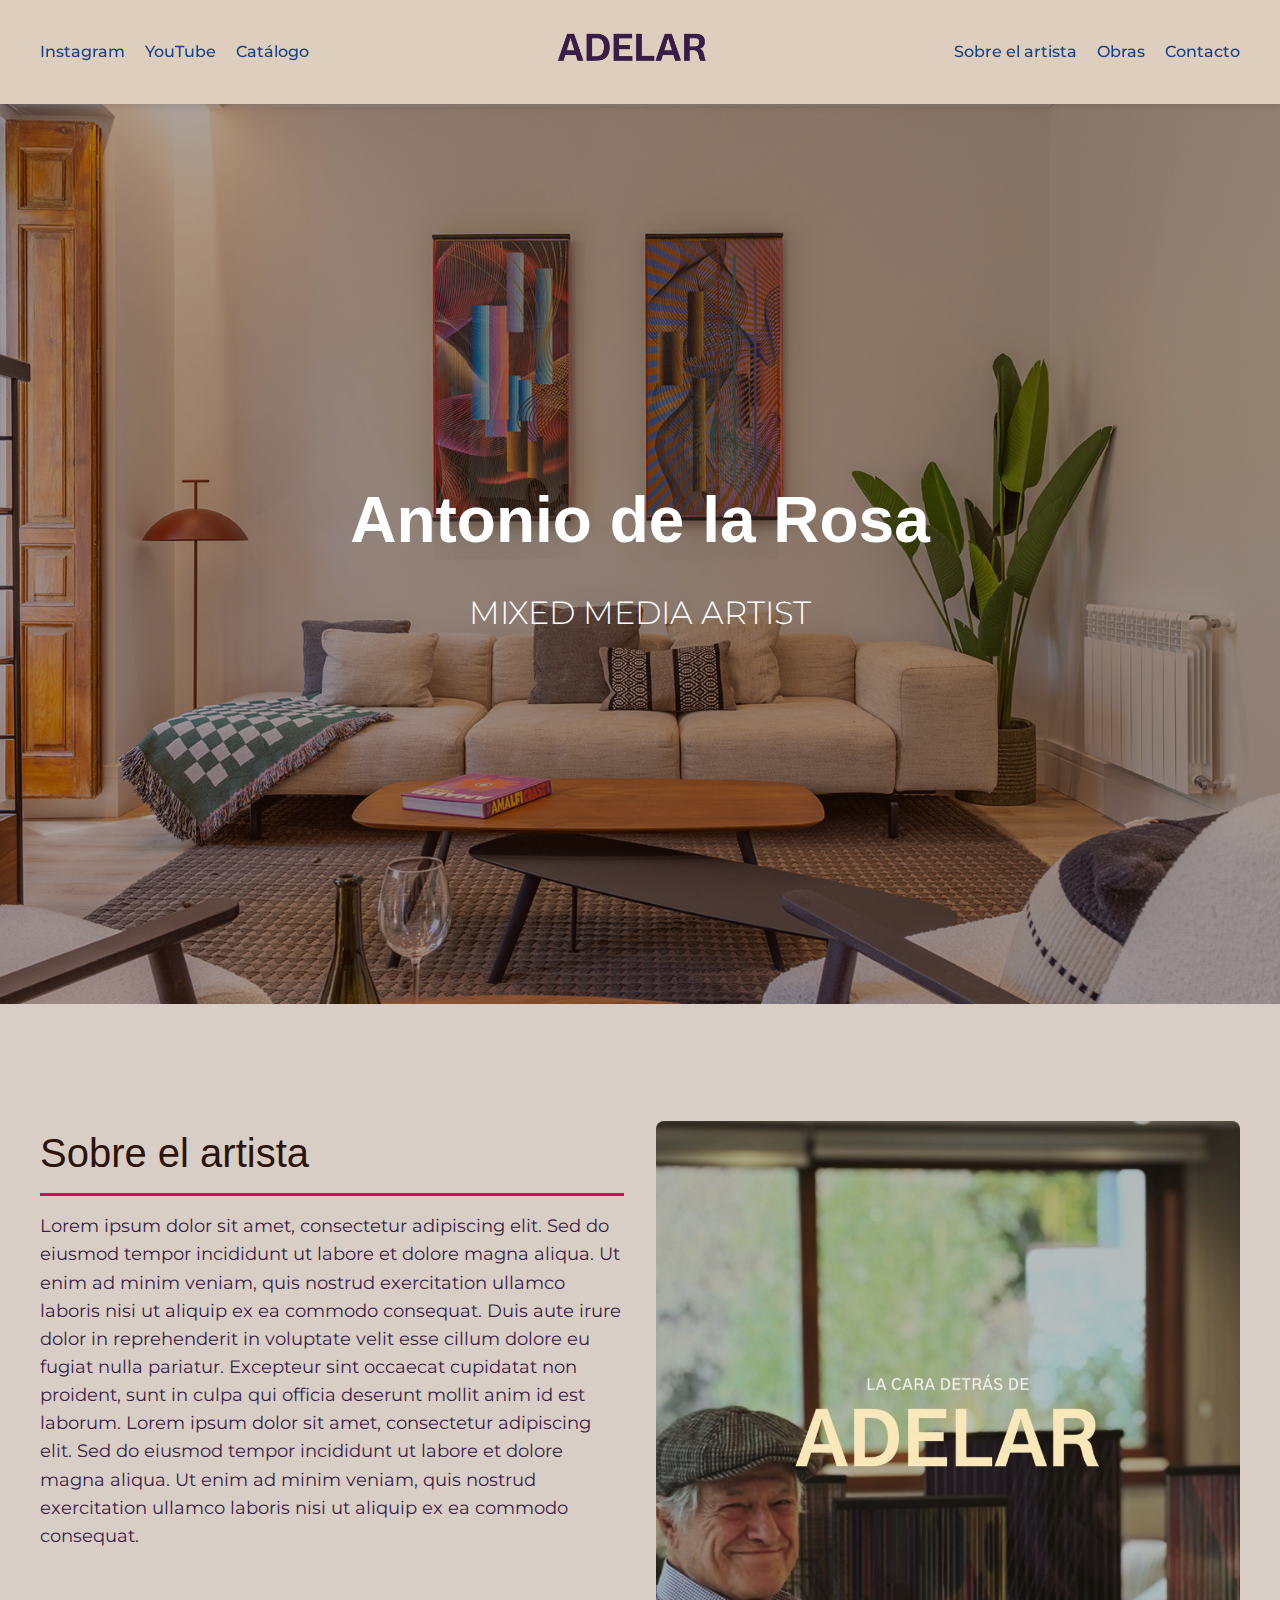
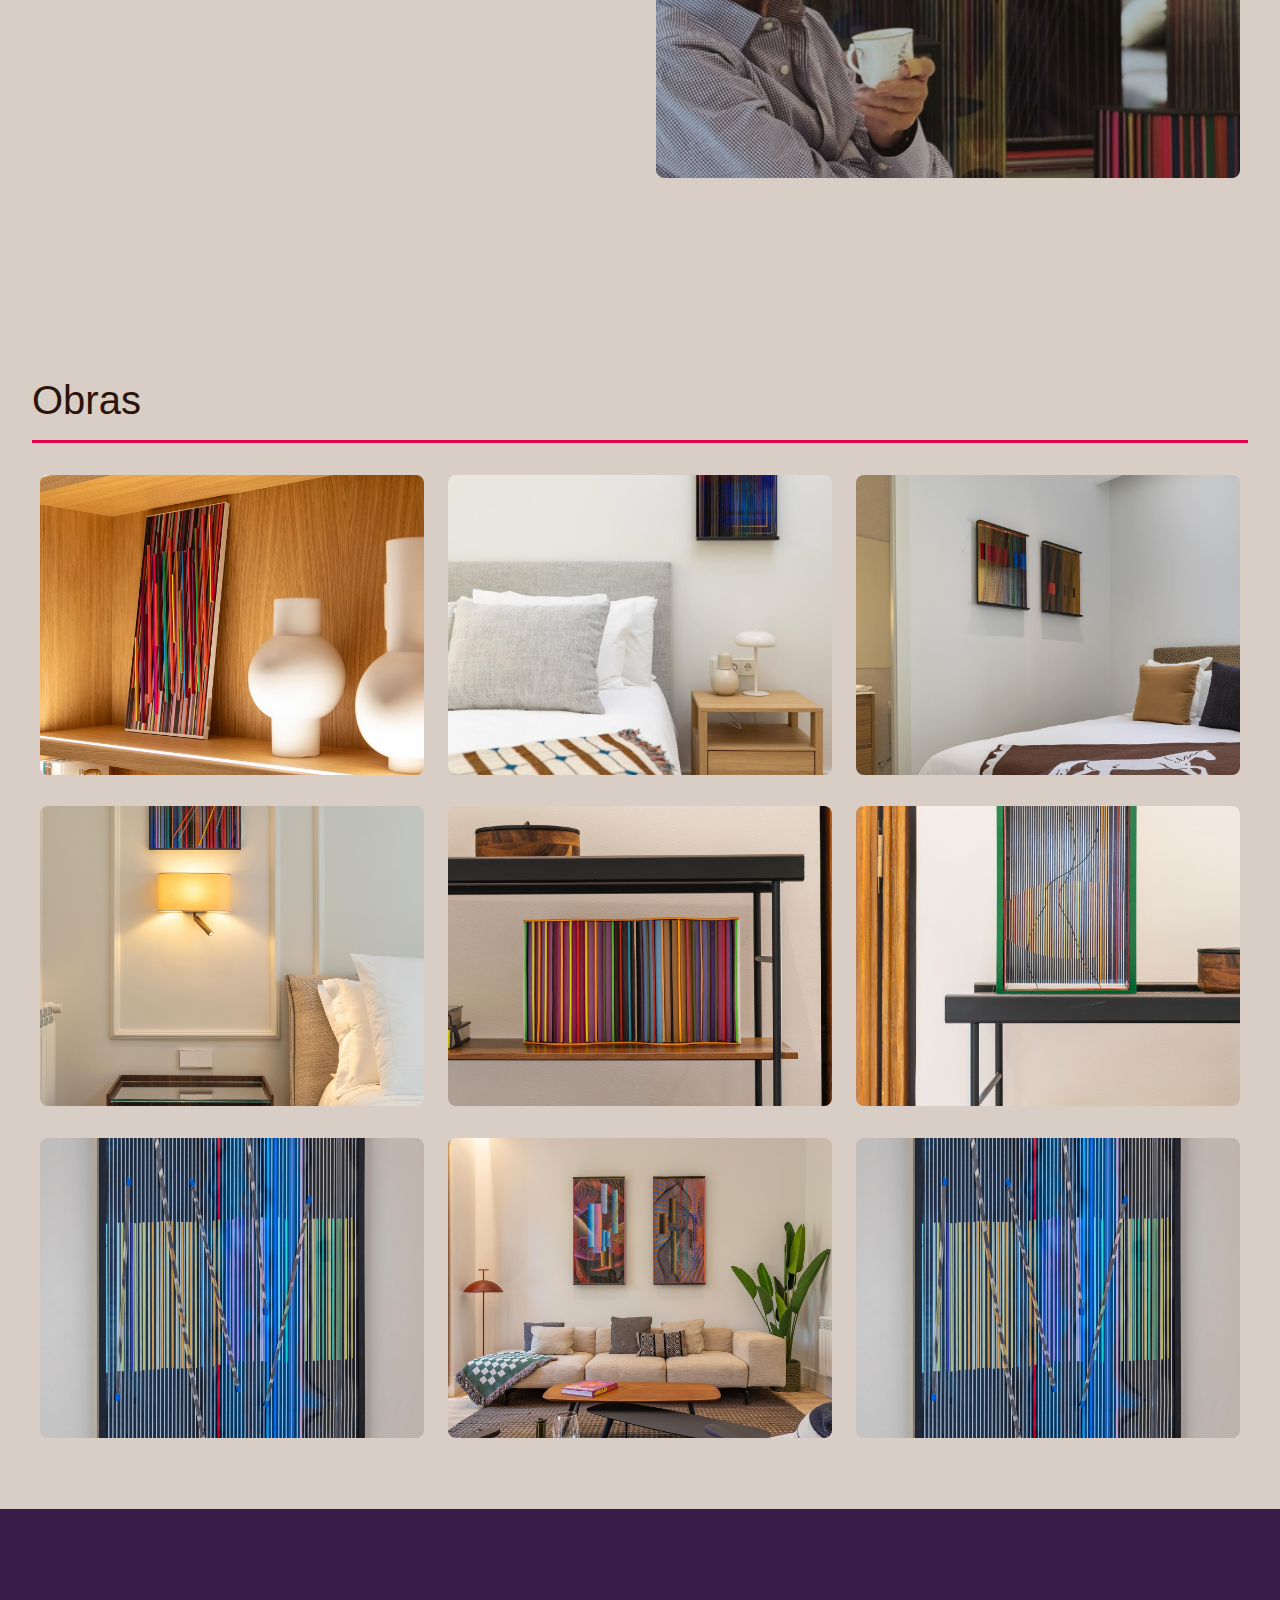
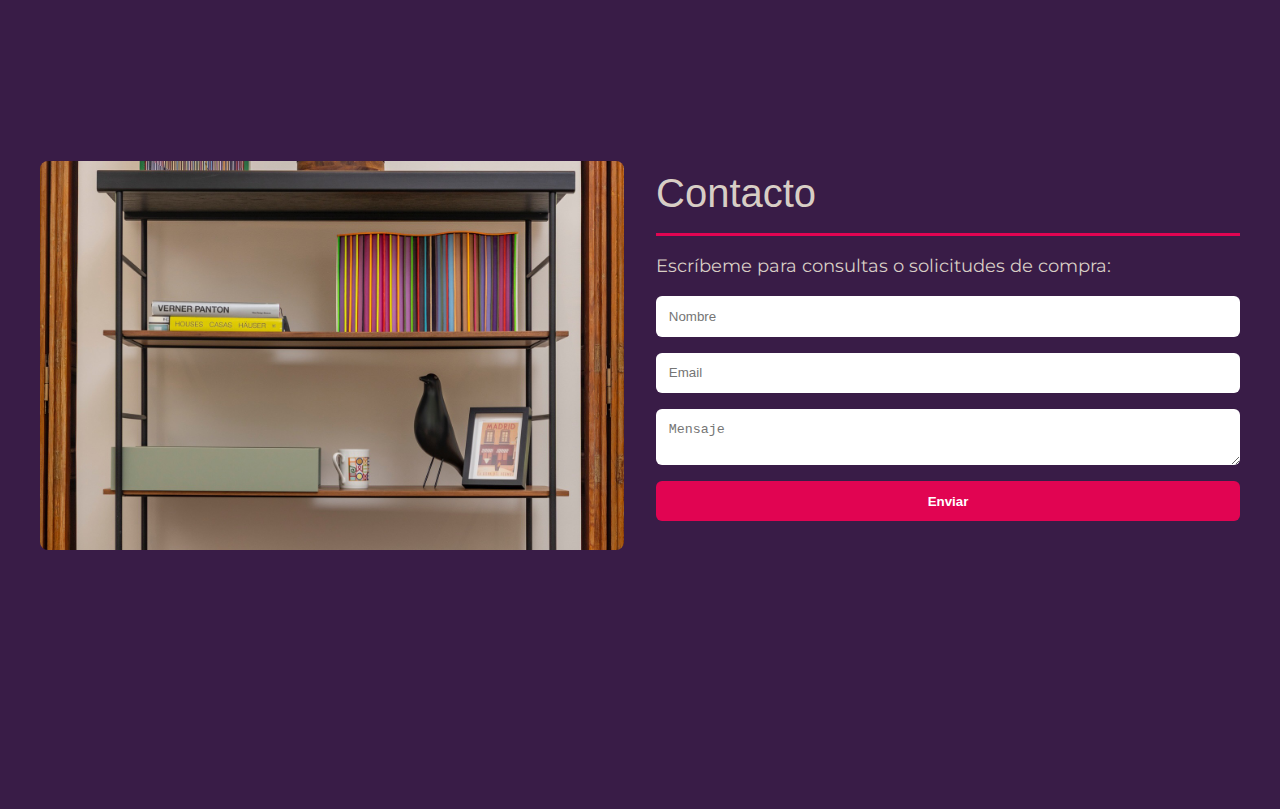
<file: index.html>
<!DOCTYPE html>
<html lang="es">
<head>
  <meta charset="UTF-8">
  <meta name="viewport" content="width=device-width, initial-scale=1.0">
  <title>ADELAR</title>
  <link href="https://fonts.googleapis.com/css2?family=Montserrat:wght@300;400&display=swap" rel="stylesheet">
  <link rel="stylesheet" href="css/style.css">
  <link rel="icon" type="image/png" href="img/AdlR_Icono.png">
</head>
<body>
  <!-- Menú sticky -->
  <header>
    <nav class="menu">
      <div class="menu-left">
        <a href="https://www.instagram.com/adelar.art/" target="_blank">Instagram</a>
        <a href="https://www.youtube.com/watch?v=8qjGv0QuRpQ" target="_blank">YouTube</a>
        <a href="https://www.saatchiart.com/account/profile/2655027" target="_blank">Catálogo</a>
      </div>
      <div class="menu-center">
        <img src="img/ADELAR-Logo.png" alt="ADELAR Logo">
      </div>
      <div class="menu-right">
        <a href="#sobre-artista">Sobre el artista</a>
        <a href="#obras">Obras</a>
        <a href="#contacto">Contacto</a>
      </div>
    </nav>
  </header>

  <!-- Portada -->
  <section id="portada" class="portada">
    <div class="overlay"></div>
    <div class="portada-texto">
      <h1>Antonio de la Rosa</h1>
      <h2>MIXED MEDIA ARTIST</h2>
    </div>
  </section>

  <!-- Sobre el artista -->
  <section id="sobre-artista" class="sobre-artista">
    <div class="contenido">
      <div class="texto">
        <h2>Sobre el artista</h2>
        <div class="subrayado"></div>
        <p>
          Lorem ipsum dolor sit amet, consectetur adipiscing elit. Sed do eiusmod tempor incididunt ut labore et dolore magna aliqua.
          Ut enim ad minim veniam, quis nostrud exercitation ullamco laboris nisi ut aliquip ex ea commodo consequat. Duis aute irure dolor
          in reprehenderit in voluptate velit esse cillum dolore eu fugiat nulla pariatur. Excepteur sint occaecat cupidatat non proident,
          sunt in culpa qui officia deserunt mollit anim id est laborum. Lorem ipsum dolor sit amet, consectetur adipiscing elit. Sed do
          eiusmod tempor incididunt ut labore et dolore magna aliqua. Ut enim ad minim veniam, quis nostrud exercitation ullamco laboris
          nisi ut aliquip ex ea commodo consequat.
        </p>
      </div>
      <div class="imagen">
        <img src="img/placeholder-artist.png" alt="Foto del artista">
      </div>
    </div>
  </section>

  <!-- Obras -->
  <section id="obras" class="obras">
    <h2>Obras</h2>
    <div class="subrayado"></div>
    <div class="grid-obras">
      <a href="obra1.html"><img src="img/Serie Interactiva-1-1.jpg" alt="Obra 1"></a>
      <a href="obra2.html"><img src="img/Serie Interactiva-2-1.jpg" alt="Obra 2"></a>
      <a href="obra3.html"><img src="img/Serie Interactiva-3-1.jpg" alt="Obra 3"></a>
      <a href="obra4.html"><img src="img/Serie Interactiva-4-1.jpg" alt="Obra 4"></a>
      <a href="obra5.html"><img src="img/Serie Interactiva-5-1.jpg" alt="Obra 5"></a>
      <a href="obra6.html"><img src="img/Serie Interactiva-6-1.jpg" alt="Obra 6"></a>
      <a href="obra7.html"><img src="img/Serie Interactiva-7-1.jpg" alt="Obra 7"></a>
      <a href="obra8.html"><img src="img/Serie Interactiva-8-1.jpg" alt="Obra 8"></a>
      <a href="obra9.html"><img src="img/Serie Interactiva-7-1.jpg" alt="Obra 9"></a>
    </div>
  </section>

  <!-- Contacto -->
  <section id="contacto" class="contacto">
    <div class="contenido">
      <div class="imagen">
        <img src="img/placeholder-contact.jpg" alt="Imagen de contacto">
      </div>
      <div class="texto">
        <h2>Contacto</h2>
        <div class="subrayado"></div>
        <p>Escríbeme para consultas o solicitudes de compra:</p>
        <form>
          <input type="text" placeholder="Nombre" required>
          <input type="email" placeholder="Email" required>
          <textarea placeholder="Mensaje" required></textarea>
          <button type="submit">Enviar</button>
        </form>
      </div>
    </div>
  </section>

  <script src="js/main.js"></script>
</body>
</html>
</file>
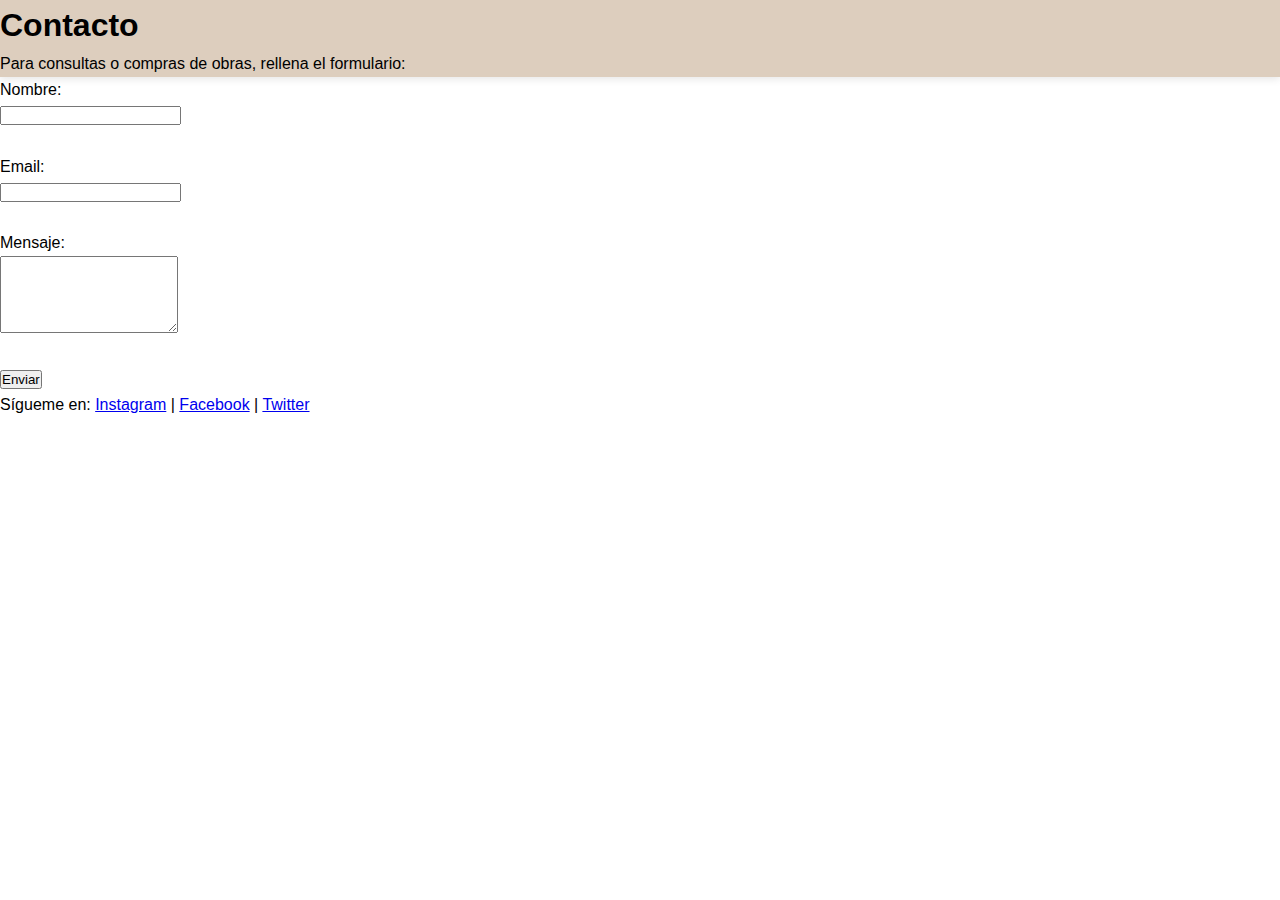
<file: contacto.html>
<!DOCTYPE html>
<html lang="es">
<head>
  <meta charset="UTF-8">
  <meta name="viewport" content="width=device-width, initial-scale=1.0">
  <title>Contacto - ADELAR Art</title>
  <link rel="stylesheet" href="css/style.css">
</head>
<body>
  <header>
    <h1>Contacto</h1>
    <p>Para consultas o compras de obras, rellena el formulario:</p>
  </header>

  <section>
    <form action="mailto:tuemail@ejemplo.com" method="POST" enctype="text/plain">
      <label for="nombre">Nombre:</label><br>
      <input type="text" id="nombre" name="nombre" required><br><br>

      <label for="email">Email:</label><br>
      <input type="email" id="email" name="email" required><br><br>

      <label for="mensaje">Mensaje:</label><br>
      <textarea id="mensaje" name="mensaje" rows="5" required></textarea><br><br>

      <button type="submit" class="btn">Enviar</button>
    </form>
  </section>

  <footer>
    <p>Sígueme en: 
      <a href="#" target="_blank">Instagram</a> | 
      <a href="#" target="_blank">Facebook</a> | 
      <a href="#" target="_blank">Twitter</a>
    </p>
  </footer>
</body>
</html>
</file>
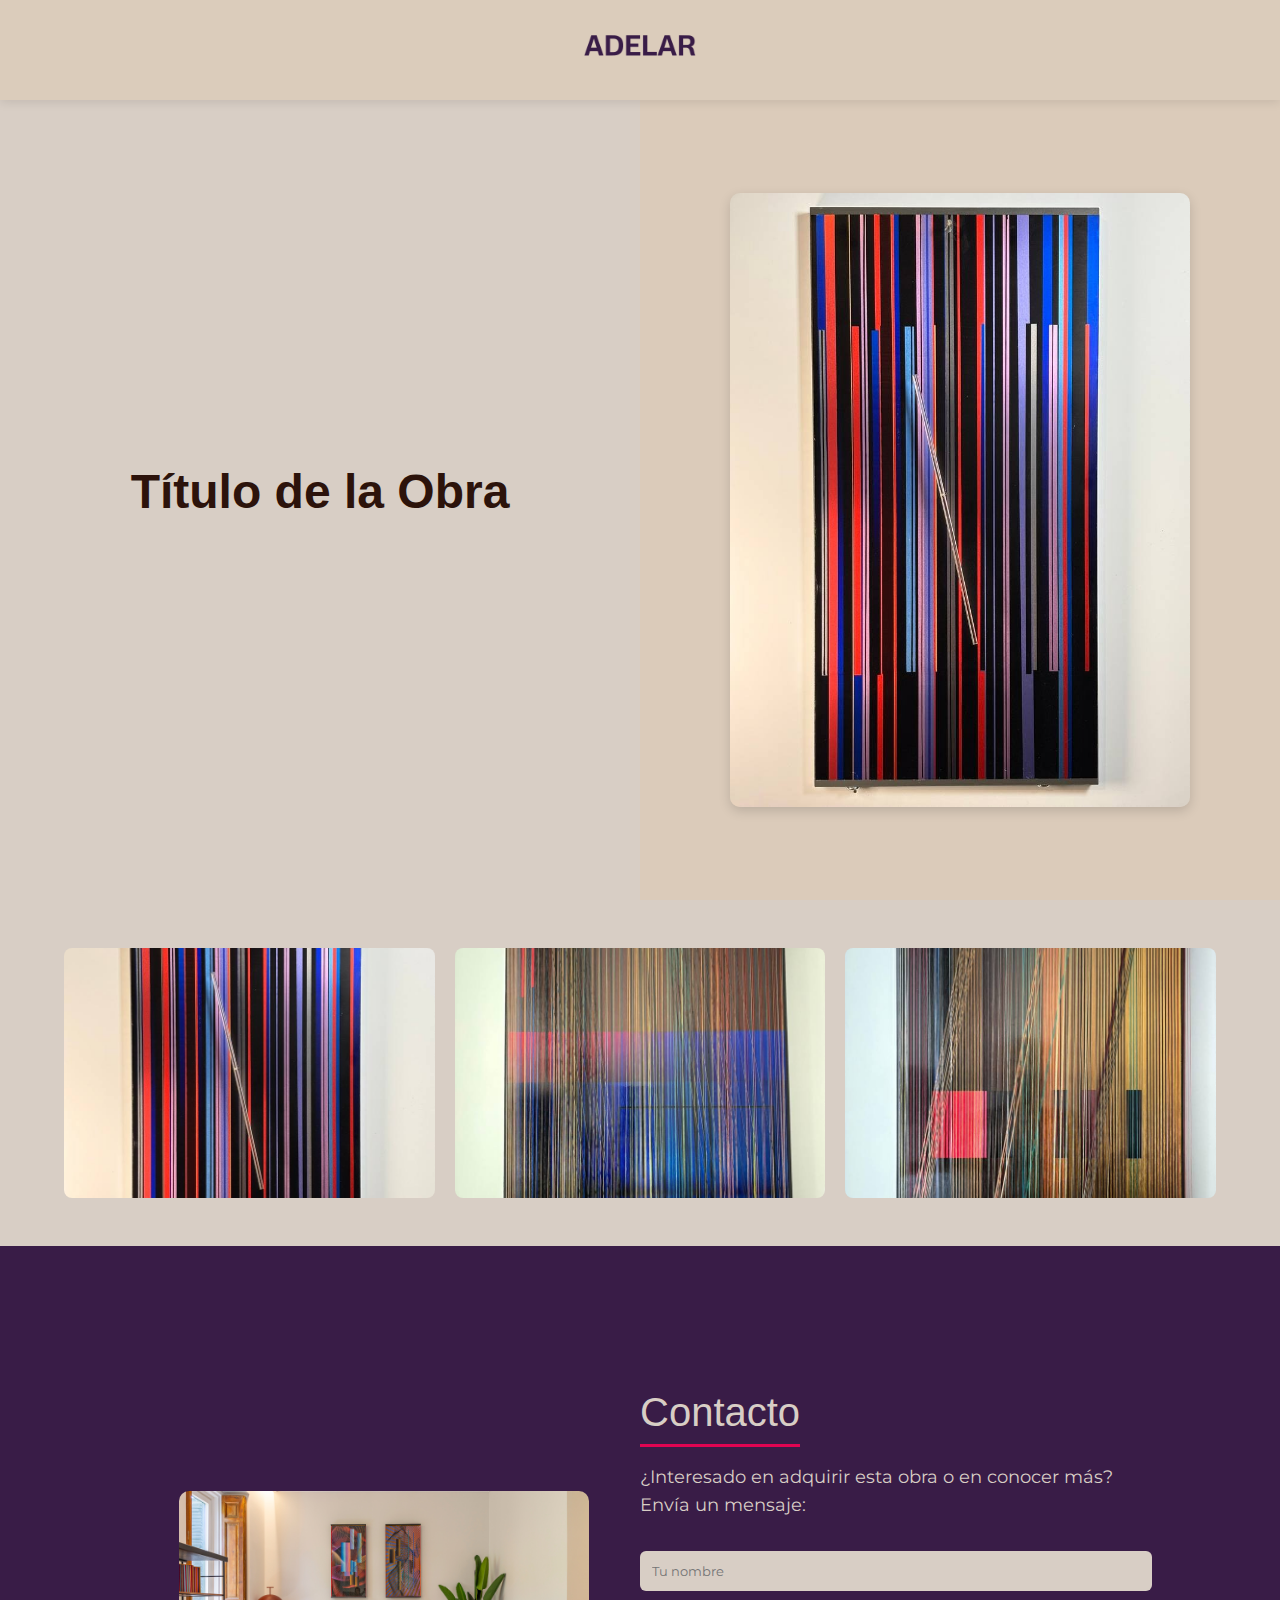
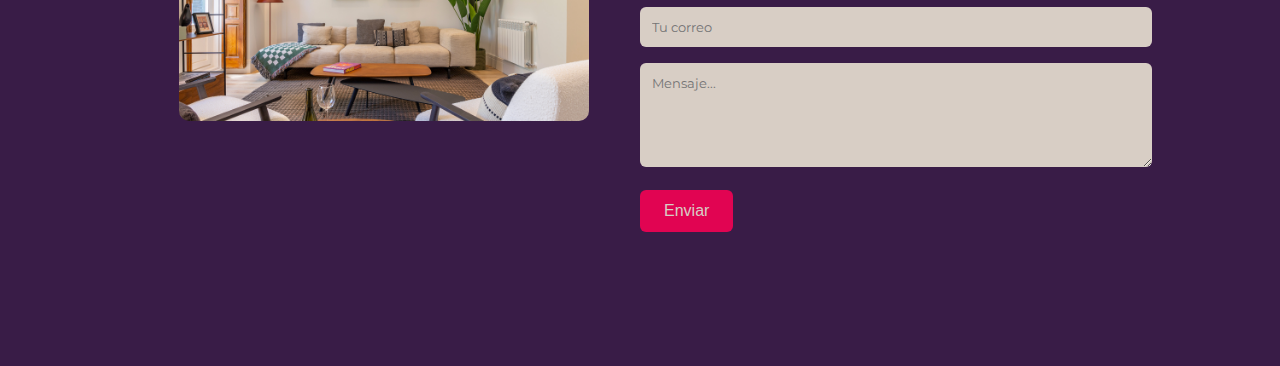
<file: obra1.html>
<!DOCTYPE html>

<html lang="es">
<head>
  <meta charset="UTF-8">
  <meta name="viewport" content="width=device-width, initial-scale=1.0">
  <title>Título de la Obra | ADELAR Art</title>
  <link rel="icon" type="image/png" href="img/favicon.png">
  <link href="https://fonts.googleapis.com/css2?family=Montserrat:wght@300;400&display=swap" rel="stylesheet">
  <link rel="stylesheet" href="css/style.css">
  <style>
    /* ===== Menú superior ===== */
    header {
      position: fixed;
      top: 0;
      left: 0;
      width: 100%;
      height: 100px;
      background-color: rgba(219, 203, 186, 0.95);
      display: flex;
      justify-content: center;
      align-items: center;
      z-index: 1000;
      box-shadow: 0 2px 10px rgba(0,0,0,0.1);
    }

    header img {
      height: 60px;
      cursor: pointer;
      transition: transform 0.3s ease;
    }

    header img:hover {
      transform: scale(1.05);
    }

    /* ===== Sección principal ===== */
    .obra-container {
      display: flex;
      height: 100vh;
      padding-top: 100px;
      background-color: #d8cec5;
    }

    .obra-texto {
      width: 50%;
      display: flex;
      justify-content: center;
      align-items: center;
      flex-direction: column;
      text-align: center;
      padding: 2rem;
    }

    .obra-texto h1 {
      font-family: 'Body Grotesque', sans-serif;
      font-size: 3rem;
      color: #2c130b;
      margin-bottom: 1rem;
    }

    .obra-imagen {
      width: 50%;
      display: flex;
      justify-content: center;
      align-items: center;
      background-color: #dbcbba;
      padding: 2rem;
    }

    .obra-imagen img {
      width: 80%;
      height: auto;
      border-radius: 10px;
      box-shadow: 0 4px 12px rgba(0,0,0,0.15);
    }

    /* ===== Galería secundaria ===== */
    .obra-galeria {
      background-color: #d8cec5;
      display: grid;
      grid-template-columns: repeat(3, 1fr);
      gap: 20px;
      padding: 3rem 5%;
      justify-items: center;
    }

    .obra-galeria img {
      width: 100%;
      max-width: 400px;
      height: 250px;
      object-fit: cover;
      border-radius: 8px;
      transition: transform 0.3s ease;
    }

    .obra-galeria img:hover {
      transform: scale(1.05);
    }

    /* ===== Contacto (reutilizado del main) ===== */
    .contacto-obra {
      background-color: #391c47;
      color: #d8cec5;
      display: flex;
      flex-direction: row-reverse;
      align-items: center;
      padding: 5rem 10%;
      height: 80vh;
    }

    .contacto-obra .texto {
      width: 50%;
    }

    .contacto-obra .texto h2 {
      font-family: 'Body Grotesque', sans-serif;
      font-size: 2.5rem;
      margin-bottom: 1rem;
      border-bottom: 3px solid #e10452;
      display: inline-block;
    }

    .contacto-obra .texto p {
      font-size: 1.1rem;
      margin-bottom: 2rem;
    }

    .contacto-obra form input,
    .contacto-obra form textarea {
      width: 100%;
      padding: 0.75rem;
      margin-bottom: 1rem;
      border: none;
      border-radius: 6px;
      background-color: #d8cec5;
      color: #391c47;
      font-family: 'Montserrat', sans-serif;
    }

    .contacto-obra form button {
      background-color: #e10452;
      color: #d8cec5;
      padding: 0.75rem 1.5rem;
      border: none;
      border-radius: 6px;
      font-size: 1rem;
      cursor: pointer;
      transition: background 0.3s ease;
    }

    .contacto-obra form button:hover {
      background-color: #c90345;
    }

    .contacto-obra .imagen {
      width: 50%;
      display: flex;
      justify-content: center;
      align-items: center;
    }

    .contacto-obra .imagen img {
      width: 80%;
      border-radius: 10px;
    }
  </style>
</head>

<body>
  <header>
    <a href="index.html"><img src="img/ADELAR-Logo.png" alt="ADELAR Logo"></a>
  </header>

  <section class="obra-container">
    <div class="obra-texto">
      <h1>Título de la Obra</h1>
    </div>
    <div class="obra-imagen">
      <img src="img/Obra1.jpg" alt="Obra Principal">
    </div>
  </section>

  <section class="obra-galeria">
    <img src="img/Obra1.jpg" alt="Detalle 1">
    <img src="img/Obra2.jpg" alt="Detalle 2">
    <img src="img/Obra3.jpg" alt="Detalle 3">
  </section>

  <section class="contacto-obra">
    <div class="texto">
      <h2>Contacto</h2>
      <p>¿Interesado en adquirir esta obra o en conocer más? Envía un mensaje:</p>
      <form action="mailto:adelar.art@gmail.com" method="post" enctype="text/plain">
        <input type="text" name="name" placeholder="Tu nombre">
        <input type="email" name="email" placeholder="Tu correo">
        <textarea name="message" rows="5" placeholder="Mensaje..."></textarea>
        <button type="submit">Enviar</button>
      </form>
    </div>
    <div class="imagen">
      <img src="img/Trafalgar.jpg" alt="Contacto Fondo">
    </div>
  </section>
</body>
</html>
</file>
<file: css/style.css>
/* Variables de color */
:root {
  --color-titulo: #2c130b;
  --color-subtitulo: #391c47;
  --color-fondo: #dbcbba;
  --color-resaltado: #e10452;
  --color-enlaces: #154389;
}

/* Reset básico */
* {
  margin: 0;
  padding: 0;
  box-sizing: border-box;
}

/* Tipografías */
body {
  font-family: 'Montserrat', sans-serif;
  font-weight: 400; /* Regular para cuerpo */
  line-height: 1.6;
}

h1, h2, h3 {
  font-family: 'Body Grotesque', sans-serif;
  font-weight: 800; /* Mantiene la fuerza del título */
}

h2, h3 {
  font-weight: 300; /* Light (Montserrat Light) para subtítulos */
}

/* Menú sticky */
header {
  position: sticky;
  top: 0;
  z-index: 100;
  background-color: rgba(219,203,186,0.95);
  box-shadow: 0 2px 8px rgba(0,0,0,0.1);
}

.menu {
  display: flex;
  justify-content: space-between;
  align-items: center;
  padding: 0.5rem 2rem;
}

.menu-left a, .menu-right a {
  margin: 0 0.5rem;
  text-decoration: none;
  color: var(--color-enlaces);
  font-weight: 500;
  transition: color 0.3s ease;
}

.menu-left a:hover, .menu-right a:hover {
  color: var(--color-resaltado);
}

.menu-center img {
  height: 80px;
}

/* Portada */
.portada {
  position: relative;
  height: 100vh;
  background: url("../img/Trafalgar.jpg") center/cover no-repeat;
  display: flex;
  justify-content: center;
  align-items: center;
  text-align: center;
}

.portada .overlay {
  position: absolute;
  top: 0;
  left: 0;
  width: 100%;
  height: 100%;
  background-color: rgba(44,19,11,0.4);
}

.portada-texto {
  position: relative;
  color: #fff;
}

.portada-texto h1 {
  font-family: 'Body Grotesque', sans-serif;
  font-size: 4rem;
  font-weight: 800;
}

.portada-texto h2 {
  font-family: 'Montserrat', sans-serif;
  font-weight: 300;
  font-size: 2rem;
  margin-top: 1rem;
}

/* Sección Sobre el artista */
.sobre-artista {
  background-color: #d8cec5;
  min-height: 100vh;
  display: flex;
  justify-content: center;
  align-items: center;
  padding: 4rem 2rem;
}

.sobre-artista .contenido {
  display: flex;
  max-width: 1200px;
  width: 100%;
}

.sobre-artista .texto {
  flex: 1;
  padding-right: 2rem;
}

.sobre-artista .texto h2 {
  font-family: 'Body Grotesque', sans-serif;
  font-size: 2.5rem;
  color: var(--color-titulo);
  margin-bottom: 0.5rem;
}

.subrayado {
  width: 100%;
  height: 3px;
  background-color: var(--color-resaltado);
  margin-bottom: 1rem;
}

.sobre-artista .texto p {
  font-family: 'Montserrat', sans-serif;
  font-weight: 400;
  font-size: 1.1rem;
  color: var(--color-subtitulo);
}

.sobre-artista .imagen {
  flex: 1;
}

.sobre-artista .imagen img {
  width: 100%;
  height: auto;
  object-fit: cover;
  border-radius: 8px;
}

/* Sección Obras */
.obras {
  background-color: #d8cec5;
  padding: 4rem 2rem;
}

.obras h2 {
  font-family: 'Body Grotesque', sans-serif;
  font-size: 2.5rem;
  color: var(--color-titulo);
  margin-bottom: 0.5rem;
  text-align: left;
}

.obras .subrayado {
  margin: 0 0 2rem 0;
  width: 100%;
  height: 3px;
  background-color: var(--color-resaltado);
}

.grid-obras {
  display: grid;
  grid-template-columns: repeat(3, 1fr);
  gap: 1.5rem;
  max-width: 1200px;
  margin: 0 auto;
}

.grid-obras a img {
  width: 100%;
  height: 300px; /* Tamaño uniforme */
  object-fit: cover; /* Recorta sin deformar */
  border-radius: 8px;
  transition: transform 0.3s ease;
}

.grid-obras a:hover img {
  transform: scale(1.05);
}

/* Sección Contacto */
.contacto {
  background-color: #391c47;
  color: #d8cec5;
  min-height: 100vh;
  display: flex;
  justify-content: center;
  align-items: center;
  padding: 4rem 2rem;
}

.contacto .contenido {
  display: flex;
  max-width: 1200px;
  width: 100%;
}

.contacto .imagen {
  flex: 1;
  padding-right: 2rem;
}

.contacto .imagen img {
  width: 100%;
  height: auto;
  object-fit: cover;
  border-radius: 8px;
}

.contacto .texto {
  flex: 1;
}

.contacto .texto h2 {
  font-family: 'Body Grotesque', sans-serif;
  font-size: 2.5rem;
  margin-bottom: 0.5rem;
  color: #d8cec5;
}

.contacto .texto p {
  font-family: 'Montserrat', sans-serif;
  font-weight: 400;
  font-size: 1.1rem;
  margin-bottom: 1rem;
}

.contacto form {
  display: flex;
  flex-direction: column;
}

.contacto form input,
.contacto form textarea {
  padding: 0.8rem;
  margin-bottom: 1rem;
  border-radius: 6px;
  border: none;
}

.contacto form button {
  padding: 0.8rem;
  border: none;
  border-radius: 6px;
  background-color: var(--color-resaltado);
  color: #fff;
  font-weight: 700;
  cursor: pointer;
  transition: transform 0.3s ease;
}

.contacto form button:hover {
  transform: scale(1.05);
}

/* Scroll suave */
html {
  scroll-behavior: smooth;
}
</file>
